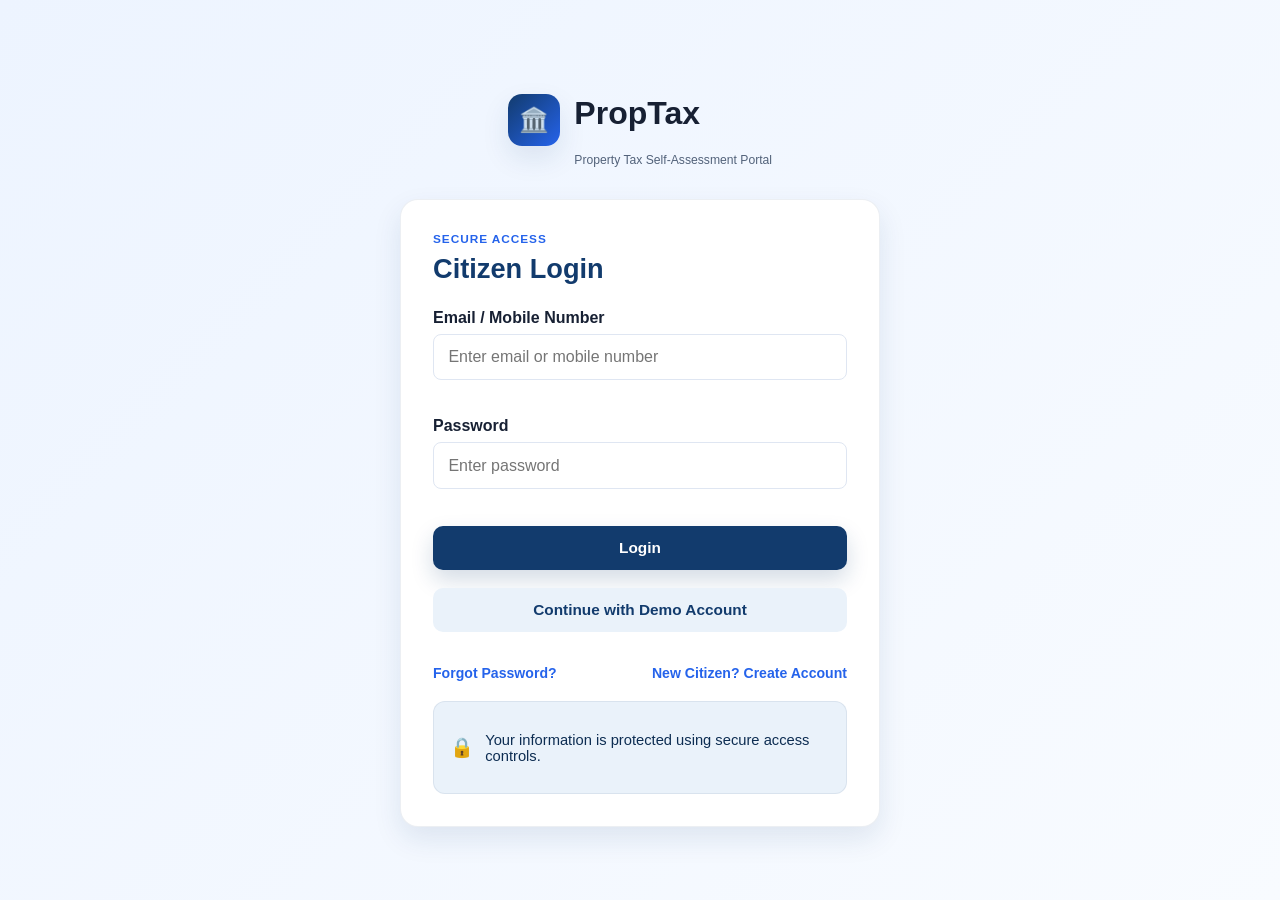
<file: 07-PropTax-Frontend/index.html>
<!DOCTYPE html>
<html lang="en">
  <head>
    <meta charset="UTF-8" />
    <meta name="viewport" content="width=device-width, initial-scale=1.0" />
    <title>PropTax | Citizen Login</title>
    <link rel="stylesheet" href="css/style.css" />
  </head>
  <body class="auth-page">
    <div class="auth-shell">
      <header class="brand-header">
        <div class="logo-wrap" aria-label="PropTax logo">
          <div class="logo-badge">
            <span class="logo-icon">🏛️</span>
          </div>
          <div>
            <h1>PropTax</h1>
            <p>Property Tax Self-Assessment Portal</p>
          </div>
        </div>
      </header>

      <main class="auth-card" aria-label="Citizen login form">
        <div class="card-header">
          <p class="eyebrow">Secure Access</p>
          <h2>Citizen Login</h2>
        </div>

        <form id="loginForm" novalidate>
          <div class="field-group">
            <label for="loginIdentifier">Email / Mobile Number</label>
            <input id="loginIdentifier" name="loginIdentifier" type="text" placeholder="Enter email or mobile number" required />
            <small class="field-error" id="loginIdentifierError"></small>
          </div>

          <div class="field-group">
            <label for="loginPassword">Password</label>
            <input id="loginPassword" name="loginPassword" type="password" placeholder="Enter password" required />
            <small class="field-error" id="loginPasswordError"></small>
          </div>

          <button type="submit" class="primary-btn full-width">Login</button>
          <button type="button" class="secondary-btn full-width" id="demoLoginBtn">Continue with Demo Account</button>

          <div class="auth-links">
            <a href="#">Forgot Password?</a>
            <a href="#">New Citizen? Create Account</a>
          </div>
        </form>

        <div class="security-note">
          <span class="security-icon">🔒</span>
          <p>Your information is protected using secure access controls.</p>
        </div>
      </main>
    </div>

    <div id="toastContainer" class="toast-container" aria-live="polite" aria-atomic="true"></div>

    <script src="js/data.js"></script>
    <script src="js/app.js"></script>
  </body>
</html>
</file>
<file: 07-PropTax-Frontend/css/style.css>
:root {
  --primary: #123b6d;
  --primary-dark: #0d2d52;
  --primary-soft: #eaf2fa;
  --accent: #2563eb;
  --accent-soft: #dfeeff;
  --success: #16a34a;
  --success-soft: #eafaf0;
  --warning: #f59e0b;
  --warning-soft: #fff3db;
  --danger: #dc2626;
  --danger-soft: #fde7e7;
  --background: #f6f8fb;
  --surface: #ffffff;
  --surface-alt: #eef4fb;
  --text: #172033;
  --muted: #52627a;
  --border: #dfe6f2;
  --shadow: 0 12px 28px rgba(18, 59, 109, 0.1);
  --radius: 16px;
  --radius-sm: 10px;
  --radius-xs: 8px;
}

* {
  box-sizing: border-box;
}

html {
  scroll-behavior: smooth;
}

body {
  margin: 0;
  font-family: "Segoe UI", Tahoma, Geneva, Verdana, sans-serif;
  background: var(--background);
  color: var(--text);
}

a {
  text-decoration: none;
  color: inherit;
}

button,
input,
select,
textarea {
  font: inherit;
}

button {
  cursor: pointer;
}

img {
  max-width: 100%;
}

.auth-page {
  min-height: 100vh;
  display: grid;
  place-items: center;
  background: linear-gradient(135deg, #edf4ff 0%, #f8fbff 100%);
}

.auth-shell {
  width: min(1100px, 92vw);
  display: flex;
  flex-direction: column;
  gap: 2rem;
  align-items: center;
}

.brand-header {
  display: flex;
  justify-content: center;
}

.logo-wrap {
  display: flex;
  align-items: center;
  gap: 0.9rem;
}

.logo-wrap.small h1,
.logo-wrap.compact h2 {
  margin: 0;
  font-size: clamp(1.2rem, 1.4vw, 1.6rem);
}

.logo-wrap p {
  margin: 0.1rem 0 0;
  font-size: 0.76rem;
  color: var(--muted);
}

.logo-badge {
  width: 52px;
  height: 52px;
  display: grid;
  place-items: center;
  border-radius: 14px;
  background: linear-gradient(135deg, var(--primary) 0%, var(--accent) 100%);
  box-shadow: var(--shadow);
}

.logo-icon {
  font-size: 1.5rem;
}

.auth-card {
  width: min(480px, 92vw);
  background: var(--surface);
  border: 1px solid rgba(18, 59, 109, 0.08);
  border-radius: 18px;
  box-shadow: var(--shadow);
  padding: 2rem;
}

.card-header {
  margin-bottom: 1.5rem;
}

.eyebrow {
  margin: 0 0 0.4rem;
  font-size: 0.74rem;
  text-transform: uppercase;
  letter-spacing: 0.08em;
  color: var(--accent);
  font-weight: 700;
}

.card-header h2,
.page-header-row h3,
.success-card h3 {
  margin: 0;
  font-size: clamp(1.7rem, 2vw, 2.2rem);
  color: var(--primary);
}

#loginForm,
.assessment-form,
.tax-calc-form,
.search-form,
#paymentForm {
  display: flex;
  flex-direction: column;
  gap: 1.1rem;
}

.field-group {
  display: flex;
  flex-direction: column;
  gap: 0.45rem;
}

.field-group label {
  font-weight: 600;
  color: var(--text);
}

.field-group input,
.field-group select,
.search-box input {
  width: 100%;
  border: 1px solid var(--border);
  background: #fff;
  border-radius: var(--radius-xs);
  padding: 0.82rem 0.9rem;
  transition: border-color 0.2s ease, box-shadow 0.2s ease;
}

.field-group input:focus,
.field-group select:focus,
.search-box input:focus {
  outline: none;
  border-color: var(--accent);
  box-shadow: 0 0 0 4px rgba(37, 99, 235, 0.12);
}

.field-error {
  min-height: 1em;
  color: var(--danger);
  font-size: 0.78rem;
}

.primary-btn,
.secondary-btn,
.action-item,
.icon-button,
.mobile-menu-toggle {
  border: none;
  border-radius: 10px;
  transition: transform 0.2s ease, box-shadow 0.2s ease, opacity 0.2s ease;
}

.primary-btn,
.secondary-btn {
  display: inline-flex;
  align-items: center;
  justify-content: center;
  padding: 0.82rem 1.2rem;
  font-weight: 700;
  font-size: 0.96rem;
}

.primary-btn {
  background: var(--primary);
  color: #fff;
  box-shadow: 0 10px 22px rgba(18, 59, 109, 0.18);
}

.primary-btn:hover,
.secondary-btn:hover,
.action-item:hover,
.icon-button:hover,
.mobile-menu-toggle:hover {
  transform: translateY(-1px);
}

.secondary-btn {
  background: var(--primary-soft);
  color: var(--primary);
}

.full-width {
  width: 100%;
}

.auth-links {
  display: flex;
  justify-content: space-between;
  gap: 1rem;
  margin-top: 1rem;
  font-size: 0.88rem;
}

.auth-links a {
  color: var(--accent);
  font-weight: 600;
}

.security-note {
  margin-top: 1.25rem;
  padding: 0.9rem 1rem;
  background: var(--primary-soft);
  border: 1px solid rgba(18, 59, 109, 0.08);
  border-radius: 12px;
  display: flex;
  align-items: center;
  gap: 0.7rem;
  color: var(--primary-dark);
  font-size: 0.92rem;
}

.security-icon {
  font-size: 1.2rem;
}

.app-shell {
  display: flex;
  min-height: 100vh;
  background: var(--background);
}

.sidebar {
  width: 260px;
  background: var(--surface);
  border-right: 1px solid var(--border);
  padding: 1.1rem 0.9rem;
  position: sticky;
  top: 0;
  height: 100vh;
  transition: transform 0.25s ease;
  z-index: 50;
}

.sidebar-header {
  padding: 0.4rem 0.5rem 1rem;
}

.sidebar-nav {
  display: flex;
  flex-direction: column;
  gap: 0.25rem;
  margin-top: 1rem;
}

.nav-item {
  display: flex;
  align-items: center;
  gap: 0.7rem;
  padding: 0.78rem 0.9rem;
  border-radius: 12px;
  color: var(--muted);
  font-weight: 600;
}

.nav-item:hover,
.nav-item.active {
  background: var(--primary-soft);
  color: var(--primary);
}

.logout-link {
  margin-top: 1rem;
  color: var(--danger);
}

.content-area {
  flex: 1;
  min-width: 0;
}

.topbar {
  display: flex;
  justify-content: space-between;
  align-items: center;
  background: var(--surface);
  border-bottom: 1px solid var(--border);
  padding: 1rem 1.4rem;
  position: sticky;
  top: 0;
  z-index: 20;
}

.topbar-left,
.topbar-actions {
  display: flex;
  align-items: center;
  gap: 1rem;
}

.mobile-menu-toggle {
  display: none;
  background: var(--primary-soft);
  color: var(--primary);
  width: 40px;
  height: 40px;
  font-size: 1.3rem;
}

.search-box {
  display: flex;
  align-items: center;
  gap: 0.5rem;
  background: var(--background);
  border: 1px solid var(--border);
  border-radius: 12px;
  padding: 0.3rem 0.8rem;
  min-width: 220px;
}

.search-box input {
  border: none;
  background: transparent;
  padding: 0.55rem 0;
  min-width: 0;
}

.icon-button {
  width: 42px;
  height: 42px;
  background: var(--primary-soft);
  color: var(--primary);
  font-size: 1.1rem;
}

.user-pill {
  display: flex;
  align-items: center;
  gap: 0.75rem;
  padding: 0.42rem 0.7rem;
  background: var(--primary-soft);
  border-radius: 14px;
}

.avatar {
  width: 38px;
  height: 38px;
  display: grid;
  place-items: center;
  border-radius: 50%;
  background: var(--primary);
  color: white;
  font-size: 0.8rem;
  font-weight: 700;
}

.user-pill strong,
.user-pill small {
  display: block;
}

.user-pill small {
  color: var(--muted);
}

.page-content {
  padding: 1.6rem 1.4rem 2rem;
}

.page-header-row {
  display: flex;
  justify-content: space-between;
  align-items: center;
  gap: 1rem;
  margin-bottom: 1.2rem;
}

.card-block {
  background: var(--surface);
  border: 1px solid var(--border);
  border-radius: var(--radius);
  box-shadow: 0 8px 20px rgba(15, 32, 76, 0.04);
  padding: 1.3rem;
}

.stats-grid {
  display: grid;
  grid-template-columns: repeat(4, minmax(0, 1fr));
  gap: 1rem;
}

.stat-card {
  display: flex;
  align-items: center;
  gap: 1rem;
  background: var(--surface);
  border: 1px solid var(--border);
  border-radius: var(--radius);
  padding: 1rem 1.1rem;
}

.stat-icon {
  width: 48px;
  height: 48px;
  display: grid;
  place-items: center;
  border-radius: 14px;
  font-size: 1.2rem;
}

.stat-icon.success { background: var(--success-soft); }
.stat-icon.accent { background: var(--accent-soft); }
.stat-icon.neutral { background: var(--primary-soft); }
.stat-icon.warning { background: var(--warning-soft); }

.stat-card p,
.section-header h4,
.contact-label,
.summary-label,
.meta-label {
  margin: 0;
  font-size: 0.8rem;
  color: var(--muted);
}

.stat-card h4 {
  margin: 0.25rem 0 0;
  font-size: clamp(1.2rem, 1.5vw, 1.8rem);
}

.quick-actions {
  margin-top: 1.25rem;
}

.section-header {
  display: flex;
  justify-content: space-between;
  align-items: center;
  margin-bottom: 0.85rem;
}

.section-header h4 {
  font-size: 1.02rem;
  color: var(--text);
  margin: 0;
}

.action-grid {
  display: grid;
  grid-template-columns: repeat(3, minmax(0, 1fr));
  gap: 0.9rem;
}

.action-item {
  background: var(--surface-alt);
  padding: 1rem;
  border: 1px solid rgba(18, 59, 109, 0.06);
  font-weight: 700;
  color: var(--primary);
  text-align: center;
}

.recent-activity-block {
  margin-top: 1.25rem;
}

.activity-list {
  display: flex;
  flex-direction: column;
  gap: 1rem;
}

.activity-item {
  display: grid;
  grid-template-columns: 12px 1fr auto;
  gap: 0.9rem;
  align-items: start;
  padding: 0.85rem 0;
  border-bottom: 1px solid var(--border);
}

.activity-item:last-child {
  border-bottom: none;
}

.activity-bullet {
  width: 12px;
  height: 12px;
  border-radius: 50%;
  margin-top: 0.3rem;
}

.activity-bullet.success { background: var(--success); }
.activity-bullet.accent { background: var(--accent); }
.activity-bullet.warning { background: var(--warning); }

.activity-item p {
  margin: 0.2rem 0 0;
  color: var(--muted);
}

.activity-item span {
  color: var(--muted);
  font-size: 0.82rem;
}

.field-grid {
  display: grid;
  grid-template-columns: repeat(2, minmax(0, 1fr));
  gap: 1rem;
}

.full-width {
  grid-column: 1 / -1;
}

.inline-actions {
  display: flex;
  align-items: center;
  gap: 0.8rem;
  flex-wrap: wrap;
}

.justify-end {
  justify-content: flex-end;
}

.justify-center {
  justify-content: center;
}

.progress-indicator {
  display: grid;
  grid-template-columns: repeat(5, minmax(0, 1fr));
  gap: 0.75rem;
}

.step {
  position: relative;
  display: flex;
  flex-direction: column;
  align-items: center;
  gap: 0.45rem;
  padding: 0.85rem 0.45rem;
  background: var(--surface-alt);
  border: 1px solid var(--border);
  border-radius: 12px;
  color: var(--muted);
}

.step span {
  width: 28px;
  height: 28px;
  display: grid;
  place-items: center;
  border-radius: 50%;
  background: var(--surface);
  border: 1px solid var(--border);
  font-weight: 700;
}

.step.active {
  background: var(--primary-soft);
  color: var(--primary);
  border-color: rgba(18, 59, 109, 0.09);
}

.step.active span {
  background: var(--primary);
  color: white;
  border-color: transparent;
}

.results-grid {
  display: grid;
  grid-template-columns: repeat(auto-fit, minmax(250px, 1fr));
  gap: 1rem;
}

.result-card {
  padding: 1rem;
  border: 1px solid var(--border);
  border-radius: 14px;
  background: var(--surface-alt);
}

.result-card h5 {
  margin: 0 0 0.5rem;
  font-size: 1.05rem;
}

.result-meta {
  display: grid;
  gap: 0.42rem;
  color: var(--muted);
  margin-bottom: 1rem;
  font-size: 0.9rem;
}

.empty-state {
  padding: 2rem 1rem;
  text-align: center;
  border: 1px dashed var(--border);
  border-radius: 14px;
  background: #fafcff;
  color: var(--muted);
}

.details-card {
  display: flex;
  flex-direction: column;
  gap: 1rem;
}

.detail-header {
  display: flex;
  justify-content: space-between;
  align-items: start;
  gap: 1rem;
}

.detail-header h4 {
  margin: 0;
  font-size: 1.25rem;
  color: var(--primary);
}

.detail-grid {
  display: grid;
  grid-template-columns: repeat(2, minmax(0, 1fr));
  gap: 0.9rem 1rem;
}

.detail-item {
  background: var(--surface-alt);
  border: 1px solid var(--border);
  border-radius: 12px;
  padding: 0.9rem;
}

.detail-item strong {
  display: block;
  font-size: 0.82rem;
  color: var(--muted);
  margin-bottom: 0.35rem;
}

.summary-box,
.tax-result-box {
  background: var(--surface-alt);
  border: 1px solid var(--border);
  border-radius: 14px;
  padding: 1.1rem;
}

.summary-box h5,
.tax-amount {
  margin: 0 0 0.6rem;
  font-size: 1.35rem;
  color: var(--primary);
}

.summary-list,
.breakdown-list {
  list-style: none;
  margin: 0;
  padding: 0;
  display: grid;
  gap: 0.8rem;
}

.summary-list li,
.breakdown-list li {
  display: flex;
  justify-content: space-between;
  gap: 1rem;
  padding-bottom: 0.5rem;
  border-bottom: 1px solid var(--border);
}

.summary-list li:last-child,
.breakdown-list li:last-child {
  border-bottom: none;
  padding-bottom: 0;
}

.summary-list strong,
.breakdown-list strong {
  color: var(--text);
}

.summary-list span,
.breakdown-list span {
  color: var(--muted);
}

.calculator-layout {
  display: grid;
  grid-template-columns: 1fr 1.1fr;
  gap: 1rem;
}

.demo-banner {
  background: #f0f8ff;
  border: 1px solid rgba(37, 99, 235, 0.14);
  color: var(--primary);
  border-radius: 10px;
  padding: 0.7rem 0.9rem;
  font-size: 0.85rem;
  font-weight: 700;
  margin-bottom: 0.9rem;
}

.tax-result-box {
  min-height: 250px;
}

.breakdown-item {
  display: flex;
  justify-content: space-between;
  padding: 0.8rem 0;
  border-bottom: 1px solid var(--border);
}

.breakdown-item:last-child {
  border-bottom: none;
}

.breakdown-label {
  font-weight: 600;
  color: var(--text);
}

.breakdown-value {
  color: var(--primary);
  font-weight: 700;
}

.payment-layout {
  display: grid;
  grid-template-columns: 1.2fr 1fr;
  gap: 1.2rem;
}

.payment-summary {
  background: var(--surface-alt);
  border: 1px solid var(--border);
  border-radius: 14px;
  padding: 1.2rem;
}

.payment-summary h4 {
  margin: 0 0 1rem;
  color: var(--primary);
}

.summary-row {
  display: flex;
  justify-content: space-between;
  gap: 1rem;
  padding: 0.7rem 0;
  border-bottom: 1px solid var(--border);
}

.summary-row:last-child {
  border-bottom: none;
}

.payment-options {
  display: grid;
  grid-template-columns: 1fr;
  gap: 0.8rem;
}

.method-option {
  display: flex;
  align-items: center;
  gap: 0.8rem;
  background: var(--surface-alt);
  border: 1px solid var(--border);
  border-radius: 12px;
  padding: 0.9rem 1rem;
  color: var(--text);
  font-weight: 600;
}

.method-option input {
  accent-color: var(--primary);
}

.modal {
  position: fixed;
  inset: 0;
  background: rgba(13, 21, 39, 0.5);
  display: grid;
  place-items: center;
  z-index: 100;
}

.modal.hidden {
  display: none;
}

.modal-content {
  position: relative;
  background: var(--surface);
  border-radius: 18px;
  box-shadow: var(--shadow);
  padding: 1.4rem;
  width: min(430px, 90vw);
}

.modal-content.small {
  width: min(380px, 88vw);
}

.modal-close {
  position: absolute;
  right: 1rem;
  top: 0.9rem;
  border: none;
  background: transparent;
  font-size: 1.6rem;
  color: var(--muted);
}

.modal-actions {
  display: flex;
  justify-content: flex-end;
  gap: 0.75rem;
  margin-top: 1rem;
}

.success-card {
  max-width: 700px;
  margin: 0 auto;
  text-align: center;
}

.success-icon {
  width: 86px;
  height: 86px;
  margin: 0 auto 1rem;
  display: grid;
  place-items: center;
  font-size: 2.4rem;
  color: #fff;
  border-radius: 50%;
  background: linear-gradient(135deg, var(--success), #22c55e);
  box-shadow: 0 15px 30px rgba(22, 163, 74, 0.2);
}

.success-text {
  color: var(--success);
}

.success-details {
  display: grid;
  grid-template-columns: repeat(2, minmax(0, 1fr));
  gap: 0.9rem;
  margin: 1rem 0 1.4rem;
  text-align: left;
}

.success-detail {
  background: var(--surface-alt);
  border: 1px solid var(--border);
  border-radius: 12px;
  padding: 0.9rem;
}

.success-detail strong {
  display: block;
  color: var(--muted);
  font-size: 0.77rem;
  margin-bottom: 0.25rem;
}

.receipt-block {
  max-width: 800px;
  margin: 0 auto;
}

.receipt-header {
  display: flex;
  justify-content: space-between;
  align-items: center;
  gap: 1rem;
  padding-bottom: 1rem;
  border-bottom: 1px solid var(--border);
}

.receipt-title h4,
.receipt-title p {
  margin: 0;
}

.receipt-title h4 {
  color: var(--primary);
  font-size: 1.4rem;
}

.receipt-title p {
  color: var(--muted);
  margin-top: 0.2rem;
}

.receipt-grid {
  display: grid;
  grid-template-columns: repeat(2, minmax(0, 1fr));
  gap: 0.9rem 1rem;
  margin-top: 1rem;
}

.receipt-item {
  padding: 0.7rem 0.8rem;
  border: 1px solid var(--border);
  border-radius: 12px;
  background: var(--surface-alt);
}

.receipt-item strong {
  display: block;
  color: var(--muted);
  margin-bottom: 0.25rem;
  font-size: 0.75rem;
}

.table-wrap {
  overflow-x: auto;
}

.data-table {
  width: 100%;
  border-collapse: collapse;
}

.data-table th,
.data-table td {
  padding: 0.9rem 0.8rem;
  text-align: left;
  border-bottom: 1px solid var(--border);
  white-space: nowrap;
}

.data-table th {
  background: var(--primary-soft);
  color: var(--primary);
}

.status-badge {
  display: inline-flex;
  align-items: center;
  border-radius: 999px;
  padding: 0.35rem 0.7rem;
  font-size: 0.76rem;
  font-weight: 700;
}

.status-paid {
  background: var(--success-soft);
  color: var(--success);
}

.status-pending {
  background: var(--warning-soft);
  color: #b45309;
}

.status-failed {
  background: var(--danger-soft);
  color: var(--danger);
}

.status-submitted {
  background: var(--primary-soft);
  color: var(--primary);
}

.status-review {
  background: var(--warning-soft);
  color: var(--warning);
}

.status-resolved {
  background: var(--success-soft);
  color: var(--success);
}

.action-link {
  color: var(--accent);
  font-weight: 700;
}

.warning-banner {
  border-left: 4px solid var(--warning);
  background: var(--warning-soft);
  color: #8b5a00;
  font-weight: 700;
}

.timeline-row {
  display: flex;
  flex-wrap: wrap;
  gap: 0.45rem;
  margin-top: 0.8rem;
}

.timeline-step {
  display: inline-flex;
  align-items: center;
  border-radius: 999px;
  background: var(--surface-alt);
  border: 1px solid var(--border);
  color: var(--muted);
  padding: 0.35rem 0.7rem;
  font-size: 0.72rem;
  font-weight: 600;
}

.timeline-step.active {
  background: var(--primary-soft);
  color: var(--primary);
  border-color: rgba(18, 59, 109, 0.12);
}

.faq-list {
  display: flex;
  flex-direction: column;
  gap: 0.8rem;
}

.faq-item {
  border: 1px solid var(--border);
  border-radius: 14px;
  background: var(--surface-alt);
  overflow: hidden;
}

.faq-question {
  width: 100%;
  text-align: left;
  padding: 1rem 1.1rem;
  background: transparent;
  border: none;
  font-weight: 700;
  color: var(--text);
}

.faq-answer {
  display: none;
  padding: 0 1.1rem 1rem;
  color: var(--muted);
}

.faq-item.active .faq-answer {
  display: block;
}

.support-card {
  margin-top: 1.2rem;
}

.contact-grid {
  display: grid;
  grid-template-columns: repeat(4, minmax(0, 1fr));
  gap: 1rem;
}

.contact-label {
  font-size: 0.78rem;
  text-transform: uppercase;
  letter-spacing: 0.08em;
  color: var(--muted);
  margin-bottom: 0.35rem;
}

.demo-note {
  display: inline-block;
  margin-top: 1rem;
  color: var(--muted);
}

.toast-container {
  position: fixed;
  right: 20px;
  bottom: 20px;
  display: flex;
  flex-direction: column;
  gap: 0.7rem;
  z-index: 200;
}

.toast {
  min-width: 240px;
  max-width: 320px;
  padding: 0.9rem 1rem;
  border-radius: 12px;
  background: var(--surface);
  color: var(--text);
  box-shadow: var(--shadow);
  border-left: 4px solid var(--success);
  font-weight: 600;
}

.toast.error {
  border-left-color: var(--danger);
}

.toast.warning {
  border-left-color: var(--warning);
}

.toast.info {
  border-left-color: var(--accent);
}

.empty-state h4 {
  margin: 0 0 0.5rem;
  color: var(--text);
}

.hidden {
  display: none !important;
}

.profile-card {
  max-width: 980px;
}

.profile-hero {
  display: flex;
  align-items: center;
  gap: 1rem;
  padding-bottom: 1.4rem;
  border-bottom: 1px solid var(--border);
}

.profile-avatar {
  width: 72px;
  height: 72px;
  display: grid;
  place-items: center;
  border-radius: 50%;
  background: var(--primary);
  color: #fff;
  font-size: 1.35rem;
  font-weight: 700;
}

.profile-hero h4 {
  margin: 0;
  color: var(--primary);
  font-size: 1.35rem;
}

.profile-hero p {
  margin: 0.25rem 0 0;
  color: var(--muted);
}

.profile-hero .status-badge {
  margin-left: auto;
}

.profile-section {
  padding: 1.35rem 0 0;
}

.profile-detail-grid {
  display: grid;
  grid-template-columns: repeat(2, minmax(0, 1fr));
  gap: 0.9rem 1rem;
}

.profile-detail {
  display: flex;
  flex-direction: column;
  gap: 0.3rem;
  min-width: 0;
  padding: 0.9rem;
  background: var(--surface-alt);
  border: 1px solid var(--border);
  border-radius: 12px;
}

.profile-detail-wide {
  grid-column: 1 / -1;
}

.profile-detail strong {
  color: var(--muted);
  font-size: 0.82rem;
}

.profile-detail span {
  overflow-wrap: anywhere;
}

.profile-form {
  padding-top: 0.2rem;
}

.profile-form input[readonly] {
  background: var(--surface-alt);
  color: var(--muted);
}

.profile-actions {
  margin-top: 1.35rem;
}

@media (max-width: 980px) {
  .stats-grid,
  .action-grid,
  .contact-grid,
  .calculator-layout,
  .payment-layout {
    grid-template-columns: 1fr 1fr;
  }

  .sidebar {
    position: fixed;
    left: 0;
    transform: translateX(-100%);
    box-shadow: var(--shadow);
  }

  .sidebar.open {
    transform: translateX(0);
  }

  .mobile-menu-toggle {
    display: inline-flex;
    justify-content: center;
    align-items: center;
  }

  .progress-indicator {
    grid-template-columns: repeat(3, minmax(0, 1fr));
  }
}

@media (max-width: 720px) {
  .field-grid,
  .detail-grid,
  .profile-detail-grid,
  .success-details,
  .receipt-grid,
  .stats-grid,
  .action-grid,
  .contact-grid,
  .calculator-layout,
  .payment-layout,
  .progress-indicator {
    grid-template-columns: 1fr;
  }

  .topbar {
    align-items: flex-start;
    gap: 0.7rem;
    flex-direction: column;
  }

  .topbar-actions {
    width: 100%;
    justify-content: space-between;
    flex-wrap: wrap;
  }

  .search-box {
    min-width: 0;
    flex: 1;
  }

  .page-header-row,
  .detail-header {
    flex-direction: column;
    align-items: flex-start;
  }

  .user-pill {
    margin-left: auto;
  }

  .auth-card,
  .card-block {
    padding: 1rem;
  }

  .auth-links {
    flex-direction: column;
  }
}

@media print {
  .sidebar,
  .topbar,
  .inline-actions,
  .toast-container,
  #downloadReceiptBtn,
  #printReceiptBtn {
    display: none !important;
  }

  .content-area,
  .page-content,
  .receipt-block {
    width: 100%;
    margin: 0;
    padding: 0;
  }

  body {
    background: #fff;
  }
}
</file>
